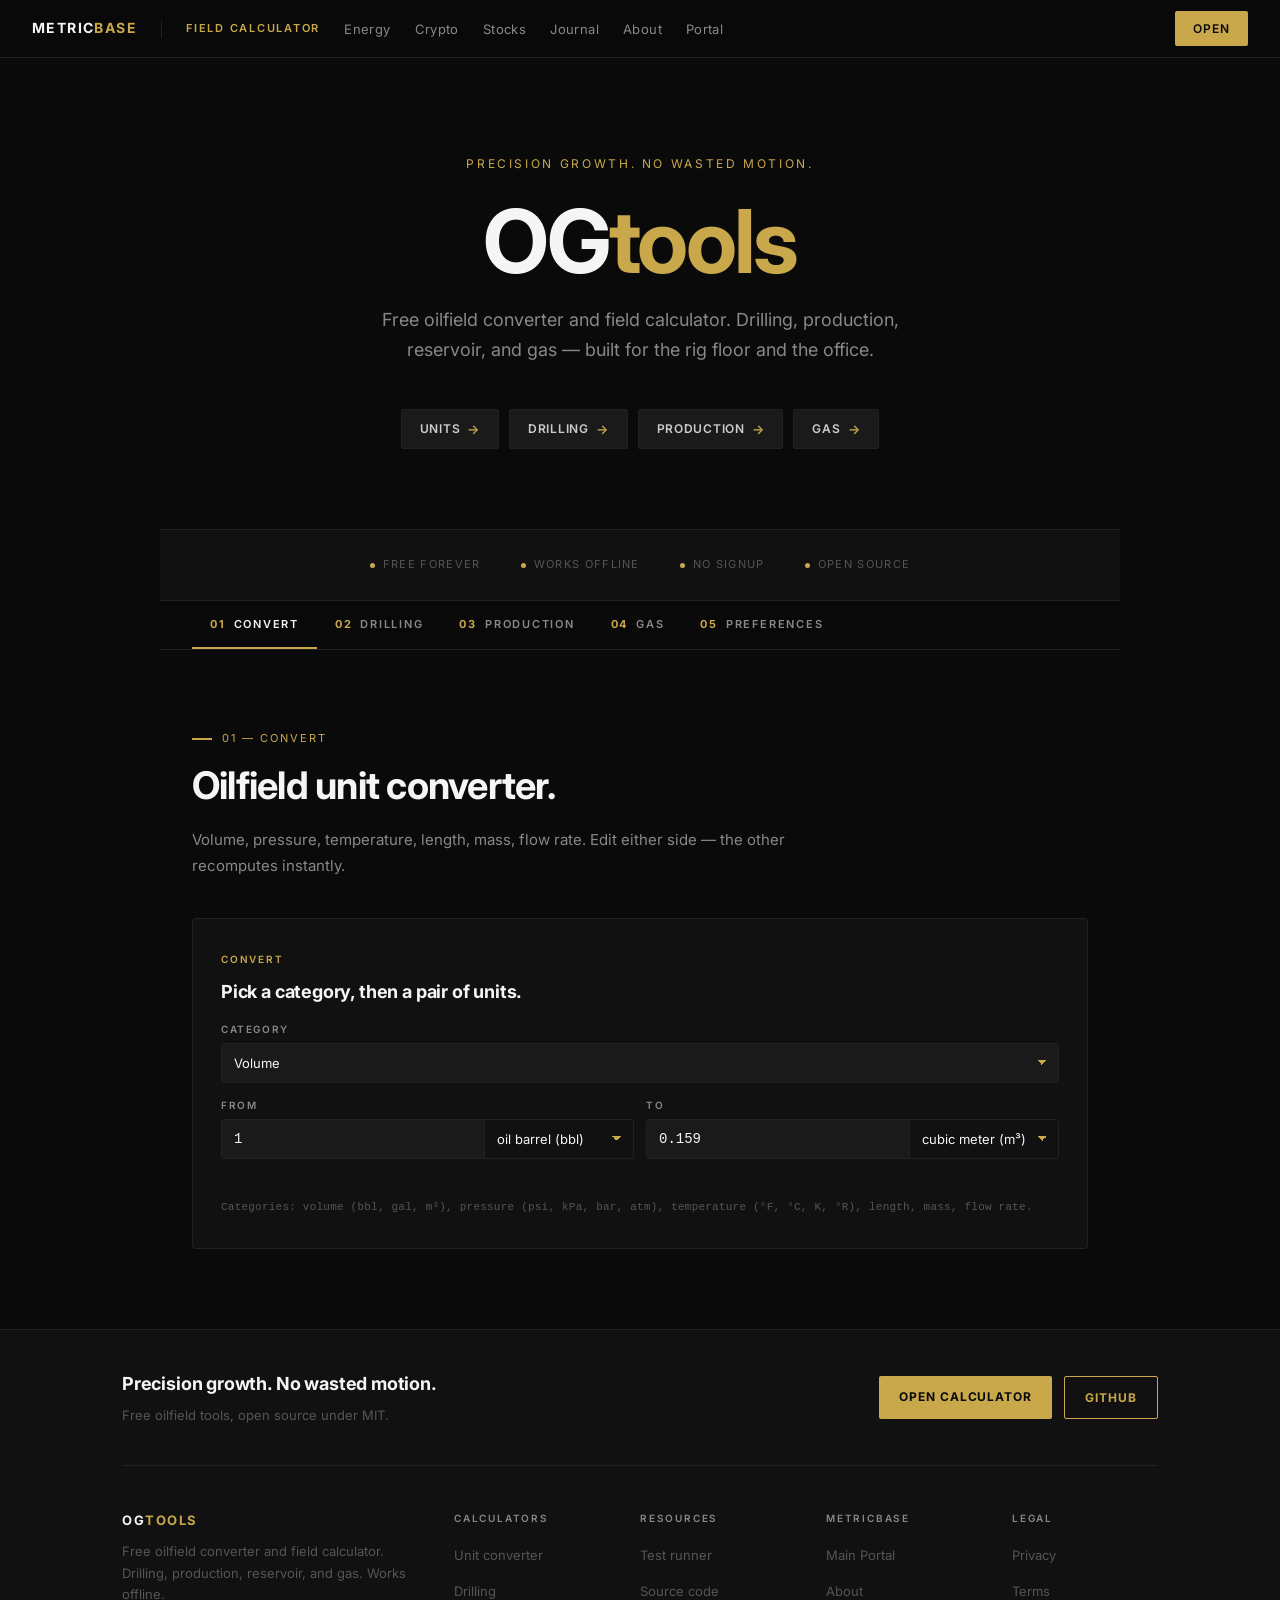
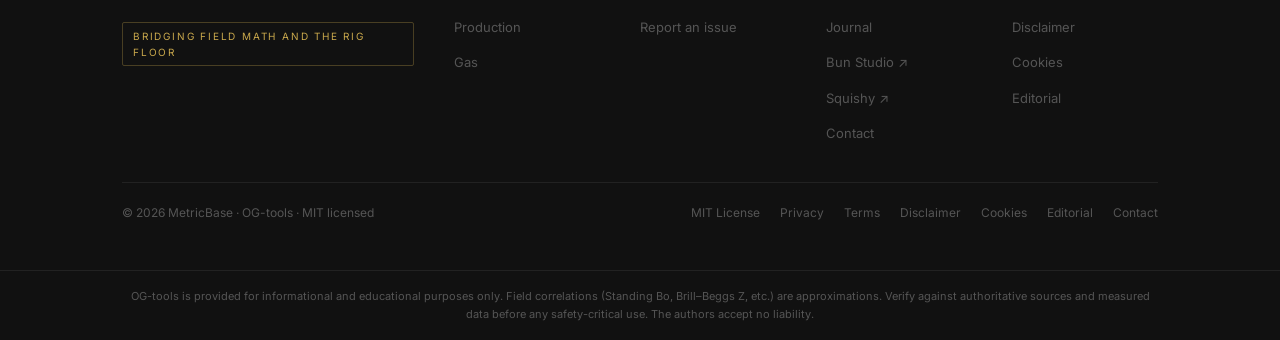
<file: index.html>
<!DOCTYPE html>
<html lang="en">
<head>
  <meta charset="UTF-8" />
  <meta name="viewport" content="width=device-width, initial-scale=1.0" />
  <title>OG-tools — Free Oilfield Converter &amp; Calculator</title>
  <meta name="description" content="Free oilfield unit converter and field calculator. Drilling, production, reservoir, and gas. Works offline. No signup." />
  <meta name="google-adsense-account" content="ca-pub-6244083942838780" />
  <meta name="robots" content="index, follow" />
  <meta content='index, follow' name='robots'/>
  <meta content='oilfield calculator, oilfield unit converter, drilling calculator, mud weight converter, hydrostatic pressure calculator, API gravity calculator, gas volume converter, petroleum engineering tools, Z-factor calculator, ECD calculator, pipe capacity calculator, annular volume calculator, oil and gas converter, production engineering calculator' name='keywords'/>

  <!-- Google tag (gtag.js) -->

  <script async src="https://pagead2.googlesyndication.com/pagead/js/adsbygoogle.js?client=ca-pub-6244083942838780"
     crossorigin="anonymous"></script>

  <script async src="https://www.googletagmanager.com/gtag/js?id=G-HQ2SCQZ3KT"></script>

  <script>
    window.dataLayer = window.dataLayer || [];
    function gtag(){dataLayer.push(arguments);}
    gtag('js', new Date());

    gtag('config', 'G-HQ2SCQZ3KT');
  </script>

  <!-- Canonical -->
  <link rel="canonical" href="https://og.metricbase.org/" />

  <!-- Sitemap -->
  <link rel="sitemap" type="application/xml" href="https://og.metricbase.org/sitemap.xml" />

  <!-- Open Graph -->
  <meta property="og:type" content="website" />
  <meta property="og:url" content="https://og.metricbase.org/" />
  <meta property="og:site_name" content="MetricBase" />
  <meta property="og:title" content="OG-tools — Free Oilfield Converter &amp; Calculator" />
  <meta property="og:description" content="Free oilfield unit converter and field calculator. Drilling, production, reservoir, and gas. Works offline. No signup." />
  <meta property="og:image" content="https://metricbase.org/assets/og-tools.png" />

  <!-- Twitter Card -->
  <meta name="twitter:card" content="summary_large_image" />
  <meta name="twitter:site" content="@MetricBase" />
  <meta name="twitter:title" content="OG-tools — Free Oilfield Converter &amp; Calculator" />
  <meta name="twitter:description" content="Free oilfield unit converter and field calculator. Drilling, production, reservoir, and gas. Works offline. No signup." />
  <meta name="twitter:image" content="https://metricbase.org/assets/og-tools.png" />

  <!-- Schema.org -->
  <script type="application/ld+json">
  {
    "@context": "https://schema.org",
    "@type": "WebApplication",
    "name": "OG-tools — Free Oilfield Converter & Calculator",
    "url": "https://og.metricbase.org/",
    "description": "Free oilfield unit converter and field calculator. Drilling, production, reservoir, and gas. Works offline. No signup.",
    "applicationCategory": "UtilitiesApplication",
    "applicationSubCategory": "Engineering",
    "operatingSystem": "Web",
    "browserRequirements": "Requires JavaScript",
    "offers": {
      "@type": "Offer",
      "price": "0",
      "priceCurrency": "USD"
    },
    "isAccessibleForFree": true,
    "featureList": [
      "Drilling calculator",
      "Mud weight converter",
      "Hydrostatic pressure calculator",
      "API gravity calculator",
      "Gas volume converter",
      "Z-factor calculator",
      "ECD calculator",
      "Pipe capacity calculator",
      "Annular volume calculator",
      "Works offline"
    ],
    "publisher": {
      "@type": "Organization",
      "@id": "https://metricbase.org/#organization",
      "name": "MetricBase",
      "url": "https://metricbase.org/"
    }
  }
  </script>

  <!-- Favicon & Fonts -->
  <link rel="icon" type="image/x-icon" href="assets/favicon.ico" />
  <link rel="preconnect" href="https://fonts.googleapis.com" />
  <link rel="preconnect" href="https://fonts.gstatic.com" crossorigin />
  <link href="https://fonts.googleapis.com/css2?family=Inter:wght@300;400;500;600;700&display=swap" rel="stylesheet" />

  <!-- Google AdSense Auto Ads -->
  <script async='async' src='https://pagead2.googlesyndication.com/pagead/js/adsbygoogle.js?client=ca-pub-6244083942838780' crossorigin='anonymous'></script>

  <meta name="theme-color" content="#0a0a0a" />

  <link rel="preconnect" href="https://fonts.googleapis.com" />
  <link rel="preconnect" href="https://fonts.gstatic.com" crossorigin />
  <link rel="stylesheet" href="https://fonts.googleapis.com/css2?family=Inter:wght@300;400;500;600;700&display=swap" />
  <link rel="stylesheet" href="styles.css" />
</head>
<body>

  <!-- ─── NAV ────────────────────────────────────────── -->
  <nav id="mb-nav">
    <div class="mb-nav-left">
      <a class="mb-logo" href="#top">Metric<span>Base</span></a>
      <div class="mb-nav-divider"></div>
      <span class="mb-nav-section">Field calculator</span>
      <ul class="mb-nav-links">
        <li><a href="https://energy.metricbase.org">Energy</a></li>
        <li><a href="https://chain.metricbase.org">Crypto</a></li>
        <li><a href="https://saham.metricbase.org">Stocks</a></li>
        <li><a href="https://metricbase.org/journal">Journal</a></li>
        <li><a href="https://metricbase.org/about">About</a></li>
        <li><a href="https://metricbase.org">Portal</a></li>
      </ul>
    </div>
    <div class="mb-nav-right">
      <a class="mb-nav-cta" href="#units">Open</a>
      <button id="mb-hamburger-btn" class="mb-hamburger" aria-label="Menu" aria-expanded="false" type="button">
        <span></span><span></span><span></span>
      </button>
    </div>
  </nav>

  <!-- ─── DRAWER ─────────────────────────────────────── -->
  <div id="mb-drawer-overlay"></div>
  <nav id="mb-drawer" aria-label="Mobile navigation">
    <div class="mb-drawer-header">
      <span class="mb-drawer-logo">OG<span>tools</span></span>
      <button class="mb-drawer-close" aria-label="Close menu" type="button">&#215;</button>
    </div>
    <div class="mb-drawer-section">
      <span class="mb-drawer-label">Calculators</span>
      <a class="mb-drawer-link" href="#units">Unit converter</a>
      <a class="mb-drawer-link" href="#drilling">Drilling</a>
      <a class="mb-drawer-link" href="#production">Production / reservoir</a>
      <a class="mb-drawer-link" href="#gas">Gas</a>
    </div>
    <div class="mb-drawer-section">
      <span class="mb-drawer-label">MetricBase</span>
      <a class="mb-drawer-link" href="https://energy.metricbase.org">Energy Markets</a>
      <a class="mb-drawer-link" href="https://chain.metricbase.org">Crypto &amp; Tech</a>
      <a class="mb-drawer-link" href="https://saham.metricbase.org">Stocks &amp; Macro</a>
      <a class="mb-drawer-link" href="https://metricbase.org/journal">Journal</a>
      <a class="mb-drawer-link" href="https://metricbase.org/about">About</a>
      <a class="mb-drawer-link" href="https://metricbase.org">Main Portal</a>
    </div>
    <div class="mb-drawer-section">
      <span class="mb-drawer-label">Project</span>
      <a class="mb-drawer-link" href="https://github.com/MetricBaseOrg/OG-tools" target="_blank" rel="noopener">GitHub <span>&#8599;</span></a>
      <a class="mb-drawer-link" href="tests/test.html">Test runner <span>&#8599;</span></a>
    </div>
    <a class="mb-drawer-cta" href="#units">Start converting</a>
  </nav>

  <!-- ─── PROGRESS BAR ───────────────────────────────── -->
  <div id="mb-progress"></div>

  <!-- ─── BACK TO TOP ────────────────────────────────── -->
  <a id="mb-back-top" href="#top" aria-label="Back to top">&#8593;</a>

  <!-- ─── SIDE RAIL LAYOUT ────────────────────────────── -->
  <div id="mb-layout">

  <div class="mb-rail mb-rail-left">
    <ins class="adsbygoogle"
         data-ad-client="ca-pub-6244083942838780"
         data-ad-slot="1083218233"
         data-ad-format="auto"
         data-full-width-responsive="false"></ins>
    <script>if (window.innerWidth >= 1280) { (adsbygoogle = window.adsbygoogle || []).push({}); }</script>
  </div>

  <!-- ─── BODY ───────────────────────────────────────── -->
  <div id="mb-body">
    <span id="top"></span>

    <!-- HERO -->
    <section id="portal-hero">
      <div class="mb-container">
        <span class="hero-tagline reveal">Precision growth. No wasted motion.</span>
        <div class="hero-wordmark reveal reveal-delay-1">OG<span>tools</span></div>
        <p class="hero-sub reveal reveal-delay-2">Free oilfield converter and field calculator. Drilling, production, reservoir, and gas — built for the rig floor and the office.</p>
        <div class="hero-pills reveal reveal-delay-3">
          <a class="hero-pill" href="#units">Units <span class="hero-pill-arrow">&rarr;</span></a>
          <a class="hero-pill" href="#drilling">Drilling <span class="hero-pill-arrow">&rarr;</span></a>
          <a class="hero-pill" href="#production">Production <span class="hero-pill-arrow">&rarr;</span></a>
          <a class="hero-pill" href="#gas">Gas <span class="hero-pill-arrow">&rarr;</span></a>
        </div>
      </div>
    </section>

    <!-- CREDIBILITY STRIP -->
    <div id="strip">
      <div class="mb-container">
        <div class="strip-inner">
          <span class="strip-item"><span class="strip-dot"></span>Free forever</span>
          <span class="strip-item"><span class="strip-dot"></span>Works offline</span>
          <span class="strip-item"><span class="strip-dot"></span>No signup</span>
          <span class="strip-item"><span class="strip-dot"></span>Open source</span>
        </div>
      </div>
    </div>

    <!-- ─── TAB BAR ─────────────────────────────────────── -->
    <div id="mb-tabs" role="tablist" aria-label="Calculator categories">
      <div class="mb-container">
        <div class="mb-tabs-inner">
          <button class="tab-btn is-active" data-tab="units"      role="tab" type="button"><span class="tab-num">01</span>Convert</button>
          <button class="tab-btn"           data-tab="drilling"   role="tab" type="button"><span class="tab-num">02</span>Drilling</button>
          <button class="tab-btn"           data-tab="production" role="tab" type="button"><span class="tab-num">03</span>Production</button>
          <button class="tab-btn"           data-tab="gas"        role="tab" type="button"><span class="tab-num">04</span>Gas</button>
          <button class="tab-btn"           data-tab="settings"   role="tab" type="button"><span class="tab-num">05</span>Preferences</button>
        </div>
      </div>
    </div>

    <!-- ============== UNITS ============== -->
    <section id="units" class="calc-section panel is-active">
      <div class="mb-container">
        <span class="section-label reveal">01 — Convert</span>
        <h2 class="reveal reveal-delay-1">Oilfield unit converter.</h2>
        <p class="section-sub reveal reveal-delay-2">Volume, pressure, temperature, length, mass, flow rate. Edit either side — the other recomputes instantly.</p>

        <div class="calc-grid cols-1">
          <div class="calc-card reveal">
            <span class="calc-card-eyebrow">Convert</span>
            <div class="calc-card-title">Pick a category, then a pair of units.</div>

            <div class="field">
              <label class="field-label" for="uc-category">Category</label>
              <select class="select" id="uc-category"></select>
            </div>

            <div class="field-row cols-2">
              <div class="field">
                <label class="field-label" for="uc-from-value">From</label>
                <div class="field-group">
                  <input class="input" id="uc-from-value" type="text" step="any" inputmode="decimal" />
                  <select class="select" id="uc-from-unit"></select>
                </div>
              </div>
              <div class="field">
                <label class="field-label" for="uc-to-value">To</label>
                <div class="field-group">
                  <input class="input" id="uc-to-value" type="text" step="any" inputmode="decimal" />
                  <select class="select" id="uc-to-unit"></select>
                </div>
              </div>
            </div>

            <p class="hint">Categories: volume (bbl, gal, m³), pressure (psi, kPa, bar, atm), temperature (°F, °C, K, °R), length, mass, flow rate.</p>
          </div>
        </div>
      </div>
    </section>

    <!-- ============== DRILLING ============== -->
    <section id="drilling" class="calc-section panel">
      <div class="mb-container">
        <span class="section-label reveal">02 — Drilling</span>
        <h2 class="reveal reveal-delay-1">Mud, hydrostatics, capacity.</h2>
        <p class="section-sub reveal reveal-delay-2">Mud-weight conversions, hydrostatic pressure, pipe and annular volume, equivalent circulating density.</p>

        <div class="calc-grid">

          <div class="calc-card reveal">
            <span class="calc-card-eyebrow">Mud weight</span>
            <div class="calc-card-title">Convert ppg ↔ SG ↔ lb/ft³ ↔ kg/m³ ↔ psi/ft.</div>
            <div class="field-row cols-2">
              <div class="field">
                <label class="field-label" for="mw-from-value">From</label>
                <div class="field-group">
                  <input class="input" id="mw-from-value" type="text" step="any" inputmode="decimal" />
                  <select class="select" id="mw-from-unit"></select>
                </div>
              </div>
              <div class="field">
                <label class="field-label" for="mw-to-value">To</label>
                <div class="field-group">
                  <input class="input" id="mw-to-value" type="text" step="any" inputmode="decimal" readonly />
                  <select class="select" id="mw-to-unit"></select>
                </div>
              </div>
            </div>
            <p class="hint">Fresh water = 8.3454 ppg = 1.000 SG = 0.4335 psi/ft.</p>
          </div>

          <div class="calc-card reveal reveal-delay-1">
            <span class="calc-card-eyebrow">Hydrostatic pressure</span>
            <div class="calc-card-title">Static column pressure at TVD.</div>
            <div class="field">
              <label class="field-label" for="hp-system">System</label>
              <select class="select" id="hp-system">
                <option value="field">Field — ppg, ft &rarr; psi</option>
                <option value="si">SI — kg/m³, m &rarr; kPa</option>
              </select>
            </div>
            <div class="field-row cols-2">
              <div class="field">
                <label class="field-label" for="hp-mw">Mud weight</label>
                <input class="input" id="hp-mw" type="text" step="any" inputmode="decimal" placeholder="12" />
              </div>
              <div class="field">
                <label class="field-label" for="hp-tvd">TVD</label>
                <input class="input" id="hp-tvd" type="text" step="any" inputmode="decimal" placeholder="10000" />
              </div>
            </div>
            <p class="result"><span class="result-label">P =</span><span class="result-value" id="hp-result"></span></p>
            <p class="hint">P(psi) = MW(ppg) × TVD(ft) × 0.052</p>
          </div>

          <div class="calc-card reveal reveal-delay-2">
            <span class="calc-card-eyebrow">Pipe capacity</span>
            <div class="calc-card-title">Capacity per foot and total volume.</div>
            <div class="field-row cols-2">
              <div class="field">
                <label class="field-label" for="pv-id">Pipe ID (in)</label>
                <input class="input" id="pv-id" type="text" step="any" inputmode="decimal" />
              </div>
              <div class="field">
                <label class="field-label" for="pv-len">Length (ft)</label>
                <input class="input" id="pv-len" type="text" step="any" inputmode="decimal" />
              </div>
            </div>
            <p class="result"><span class="result-label">Capacity</span><span class="result-value" id="pv-cap"></span></p>
            <p class="result"><span class="result-label">Volume</span><span class="result-value" id="pv-vol"></span></p>
            <p class="hint">bbl/ft = ID² / 1029.4</p>
          </div>

          <div class="calc-card reveal reveal-delay-3">
            <span class="calc-card-eyebrow">Annular capacity</span>
            <div class="calc-card-title">Hole vs pipe OD annulus.</div>
            <div class="field-row cols-3">
              <div class="field">
                <label class="field-label" for="av-dh">Hole (in)</label>
                <input class="input" id="av-dh" type="text" step="any" inputmode="decimal" />
              </div>
              <div class="field">
                <label class="field-label" for="av-dp">Pipe OD (in)</label>
                <input class="input" id="av-dp" type="text" step="any" inputmode="decimal" />
              </div>
              <div class="field">
                <label class="field-label" for="av-len">Length (ft)</label>
                <input class="input" id="av-len" type="text" step="any" inputmode="decimal" />
              </div>
            </div>
            <p class="result"><span class="result-label">Capacity</span><span class="result-value" id="av-cap"></span></p>
            <p class="result"><span class="result-label">Volume</span><span class="result-value" id="av-vol"></span></p>
            <p class="hint">bbl/ft = (Dh² − Dp²) / 1029.4</p>
          </div>

          <div class="calc-card reveal">
            <span class="calc-card-eyebrow">Equivalent circulating density</span>
            <div class="calc-card-title">ECD from MW, APL, and TVD.</div>
            <div class="field-row cols-3">
              <div class="field">
                <label class="field-label" for="ecd-mw">MW (ppg)</label>
                <input class="input" id="ecd-mw" type="text" step="any" inputmode="decimal" />
              </div>
              <div class="field">
                <label class="field-label" for="ecd-apl">APL (psi)</label>
                <input class="input" id="ecd-apl" type="text" step="any" inputmode="decimal" />
              </div>
              <div class="field">
                <label class="field-label" for="ecd-tvd">TVD (ft)</label>
                <input class="input" id="ecd-tvd" type="text" step="any" inputmode="decimal" />
              </div>
            </div>
            <p class="result"><span class="result-label">ECD</span><span class="result-value" id="ecd-result"></span></p>
            <p class="hint">ECD = MW + APL / (0.052 × TVD)</p>
          </div>

        </div>
      </div>
    </section>

    <!-- ============== PRODUCTION ============== -->
    <section id="production" class="calc-section panel">
      <div class="mb-container">
        <span class="section-label reveal">03 — Production</span>
        <h2 class="reveal reveal-delay-1">Reservoir &amp; production fluids.</h2>
        <p class="section-sub reveal reveal-delay-2">API gravity, gas-oil ratio, and the field correlations engineers reach for first: Standing Bo and gas Bg.</p>

        <div class="calc-grid">

          <div class="calc-card reveal">
            <span class="calc-card-eyebrow">API ↔ specific gravity</span>
            <div class="calc-card-title">Crude oil density on the API scale.</div>
            <div class="field-row cols-2">
              <div class="field">
                <label class="field-label" for="api-value">°API</label>
                <input class="input" id="api-value" type="text" step="any" inputmode="decimal" />
              </div>
              <div class="field">
                <label class="field-label" for="api-sg">SG (water = 1)</label>
                <input class="input" id="api-sg" type="text" step="any" inputmode="decimal" />
              </div>
            </div>
            <p class="hint">SG = 141.5 / (131.5 + °API)</p>
          </div>

          <div class="calc-card reveal reveal-delay-1">
            <span class="calc-card-eyebrow">Gas-oil ratio</span>
            <div class="calc-card-title">Convert between field and metric.</div>
            <div class="field-row cols-2">
              <div class="field">
                <label class="field-label" for="gor-scfstb">scf / STB</label>
                <input class="input" id="gor-scfstb" type="text" step="any" inputmode="decimal" />
              </div>
              <div class="field">
                <label class="field-label" for="gor-sm3">Sm³ / Sm³</label>
                <input class="input" id="gor-sm3" type="text" step="any" inputmode="decimal" />
              </div>
            </div>
            <p class="hint">1 scf/STB ≈ 0.1781 Sm³/Sm³</p>
          </div>

          <div class="calc-card reveal reveal-delay-2">
            <span class="calc-card-eyebrow">Oil FVF — Standing</span>
            <div class="calc-card-title">Bo at saturation from Rs, gravities, T.</div>
            <div class="field-row cols-2">
              <div class="field">
                <label class="field-label" for="bo-rs">Rs (scf/STB)</label>
                <input class="input" id="bo-rs" type="text" step="any" inputmode="decimal" placeholder="500" />
              </div>
              <div class="field">
                <label class="field-label" for="bo-gasSg">Gas SG (air=1)</label>
                <input class="input" id="bo-gasSg" type="text" step="any" inputmode="decimal" placeholder="0.65" />
              </div>
              <div class="field">
                <label class="field-label" for="bo-oilSg">Oil SG</label>
                <input class="input" id="bo-oilSg" type="text" step="any" inputmode="decimal" placeholder="0.85" />
              </div>
              <div class="field">
                <label class="field-label" for="bo-temp">T (°F)</label>
                <input class="input" id="bo-temp" type="text" step="any" inputmode="decimal" placeholder="180" />
              </div>
            </div>
            <p class="result"><span class="result-label">Bo</span><span class="result-value" id="bo-result"></span></p>
            <p class="hint">Bo = 0.972 + 1.47e-4 × F^1.175 ; F = Rs(γg/γo)^0.5 + 1.25 T</p>
          </div>

          <div class="calc-card reveal reveal-delay-3">
            <span class="calc-card-eyebrow">Gas FVF</span>
            <div class="calc-card-title">Bg at reservoir T, P.</div>
            <div class="field-row cols-3">
              <div class="field">
                <label class="field-label" for="bg-z">Z</label>
                <input class="input" id="bg-z" type="text" step="any" inputmode="decimal" placeholder="0.9" />
              </div>
              <div class="field">
                <label class="field-label" for="bg-temp">T (°F)</label>
                <input class="input" id="bg-temp" type="text" step="any" inputmode="decimal" />
              </div>
              <div class="field">
                <label class="field-label" for="bg-press">P (psia)</label>
                <input class="input" id="bg-press" type="text" step="any" inputmode="decimal" />
              </div>
            </div>
            <p class="result"><span class="result-label">Bg</span><span class="result-value" id="bg-result"></span></p>
            <p class="hint">Bg = 0.0283 × Z × T(°R) / P(psia)</p>
          </div>

        </div>
      </div>
    </section>

    <!-- ============== GAS ============== -->
    <section id="gas" class="calc-section panel">
      <div class="mb-container">
        <span class="section-label reveal">04 — Gas</span>
        <h2 class="reveal reveal-delay-1">Standard gas math.</h2>
        <p class="section-sub reveal reveal-delay-2">Volume conversions at standard conditions, Z-factor via Sutton + Brill–Beggs, real-gas density.</p>

        <div class="calc-grid">

          <div class="calc-card reveal">
            <span class="calc-card-eyebrow">Standard volume</span>
            <div class="calc-card-title">scf · Mscf · MMscf · Bcf · Sm³.</div>
            <div class="field-row cols-2">
              <div class="field">
                <label class="field-label" for="gv-from-value">From</label>
                <div class="field-group">
                  <input class="input" id="gv-from-value" type="text" step="any" inputmode="decimal" />
                  <select class="select" id="gv-from-unit"></select>
                </div>
              </div>
              <div class="field">
                <label class="field-label" for="gv-to-value">To</label>
                <div class="field-group">
                  <input class="input" id="gv-to-value" type="text" step="any" inputmode="decimal" readonly />
                  <select class="select" id="gv-to-unit"></select>
                </div>
              </div>
            </div>
            <p class="hint">Standard conditions: 60 °F, 14.696 psia.</p>
          </div>

          <div class="calc-card reveal reveal-delay-1">
            <span class="calc-card-eyebrow">Gas SG ↔ molecular weight</span>
            <div class="calc-card-title">Air = 1.000 reference.</div>
            <div class="field-row cols-2">
              <div class="field">
                <label class="field-label" for="gsg-sg">Gas SG</label>
                <input class="input" id="gsg-sg" type="text" step="any" inputmode="decimal" />
              </div>
              <div class="field">
                <label class="field-label" for="gsg-mw">MW (lb/lbmol)</label>
                <input class="input" id="gsg-mw" type="text" step="any" inputmode="decimal" />
              </div>
            </div>
            <p class="hint">MW = 28.9647 × γg</p>
          </div>

          <div class="calc-card reveal reveal-delay-2">
            <span class="calc-card-eyebrow">Z-factor</span>
            <div class="calc-card-title">Brill &amp; Beggs from Sutton pseudo-criticals.</div>
            <div class="field-row cols-3">
              <div class="field">
                <label class="field-label" for="zf-sg">Gas SG</label>
                <input class="input" id="zf-sg" type="text" step="any" inputmode="decimal" placeholder="0.65" />
              </div>
              <div class="field">
                <label class="field-label" for="zf-temp">T (°F)</label>
                <input class="input" id="zf-temp" type="text" step="any" inputmode="decimal" placeholder="150" />
              </div>
              <div class="field">
                <label class="field-label" for="zf-press">P (psia)</label>
                <input class="input" id="zf-press" type="text" step="any" inputmode="decimal" placeholder="2000" />
              </div>
            </div>
            <p class="result"><span class="result-label">Z</span><span class="result-value" id="zf-result"></span></p>
            <p class="hint">Best for 1.2 ≤ Tpr ≤ 2.4, Ppr ≤ 13.</p>
          </div>

          <div class="calc-card reveal reveal-delay-3">
            <span class="calc-card-eyebrow">Real-gas density</span>
            <div class="calc-card-title">ρ at reservoir T, P (Z auto-computed).</div>
            <div class="field-row cols-3">
              <div class="field">
                <label class="field-label" for="gd-sg">Gas SG</label>
                <input class="input" id="gd-sg" type="text" step="any" inputmode="decimal" placeholder="0.65" />
              </div>
              <div class="field">
                <label class="field-label" for="gd-temp">T (°F)</label>
                <input class="input" id="gd-temp" type="text" step="any" inputmode="decimal" />
              </div>
              <div class="field">
                <label class="field-label" for="gd-press">P (psia)</label>
                <input class="input" id="gd-press" type="text" step="any" inputmode="decimal" />
              </div>
            </div>
            <p class="result"><span class="result-label">ρ</span><span class="result-value" id="gd-result"></span></p>
            <p class="hint">ρ = P · MW / (Z · 10.732 · T(°R))</p>
          </div>

        </div>
      </div>
    </section>

    <!-- ============== SETTINGS ============== -->
    <section id="settings" class="calc-section panel">
      <div class="mb-container">
        <span class="section-label reveal">05 — Preferences</span>
        <h2 class="reveal reveal-delay-1">Tune the defaults.</h2>
        <p class="section-sub reveal reveal-delay-2">Saved locally in your browser only. Never sent anywhere.</p>

        <div class="calc-grid cols-1">
          <div class="calc-card reveal">
            <div class="field-row cols-2">
              <div class="field">
                <label class="field-label" for="pref-system">Default unit system</label>
                <select class="select" id="pref-system">
                  <option value="field">Field — psi, bbl, °F, ft</option>
                  <option value="si">SI — kPa, m³, °C, m</option>
                </select>
              </div>
              <div class="field">
                <label class="field-label" for="pref-sigfigs">Significant figures</label>
                <select class="select" id="pref-sigfigs">
                  <option>2</option><option>3</option><option>4</option><option>5</option><option>6</option>
                </select>
              </div>
            </div>
            <div class="field" style="margin-top: 8px;">
              <button class="btn-ghost btn" id="pref-reset" type="button">Reset to defaults</button>
            </div>
          </div>
        </div>
      </div>
    </section>

  </div><!-- /#mb-body -->

  <div class="mb-rail mb-rail-right">
    <ins class="adsbygoogle"
         data-ad-client="ca-pub-6244083942838780"
         data-ad-slot="1083218233"
         data-ad-format="auto"
         data-full-width-responsive="false"></ins>
    <script>if (window.innerWidth >= 1280) { (adsbygoogle = window.adsbygoogle || []).push({}); }</script>
  </div>

  </div><!-- /#mb-layout -->

  <!-- ─── FOOTER ─────────────────────────────────────── -->
  <footer id="mb-footer">
    <div class="mb-container">

      <div class="mb-footer-nl">
        <div class="mb-footer-nl-text">
          <h3>Precision growth. No wasted motion.</h3>
          <p>Free oilfield tools, open source under MIT.</p>
        </div>
        <div class="mb-footer-nl-actions">
          <a class="btn" href="#units">Open calculator</a>
          <a class="btn btn-ghost" href="https://github.com/MetricBaseOrg/OG-tools" target="_blank" rel="noopener">GitHub</a>
        </div>
      </div>

      <div class="mb-footer-main">
        <div class="mb-footer-grid">
          <div class="mb-footer-brand">
            <div class="brand-name">OG<span>tools</span></div>
            <p>Free oilfield converter and field calculator. Drilling, production, reservoir, and gas. Works offline.</p>
            <span class="mb-footer-tagline">Bridging field math and the rig floor</span>
          </div>
          <div class="mb-footer-col">
            <div class="mb-footer-col-head" data-toggle>Calculators <span class="toggle-icon">+</span></div>
            <ul>
              <li><a href="#units">Unit converter</a></li>
              <li><a href="#drilling">Drilling</a></li>
              <li><a href="#production">Production</a></li>
              <li><a href="#gas">Gas</a></li>
            </ul>
          </div>
          <div class="mb-footer-col">
            <div class="mb-footer-col-head" data-toggle>Resources <span class="toggle-icon">+</span></div>
            <ul>
              <li><a href="tests/test.html">Test runner</a></li>
              <li><a href="https://github.com/MetricBaseOrg/OG-tools" target="_blank" rel="noopener">Source code</a></li>
              <li><a href="https://github.com/MetricBaseOrg/OG-tools/issues" target="_blank" rel="noopener">Report an issue</a></li>
            </ul>
          </div>
          <div class="mb-footer-col">
            <div class="mb-footer-col-head" data-toggle>MetricBase <span class="toggle-icon">+</span></div>
            <ul>
              <li><a href="https://metricbase.org">Main Portal</a></li>
              <li><a href="https://metricbase.org/about">About</a></li>
              <li><a href="https://metricbase.org/journal">Journal</a></li>
              <li><a href="https://bunstudio.metricbase.org" target="_blank" rel="noopener">Bun Studio ↗</a></li>
              <li><a href="https://squishy.metricbase.org" target="_blank" rel="noopener">Squishy ↗</a></li>
              <li><a href="https://metricbase.org/contact">Contact</a></li>
            </ul>
          </div>
          <div class="mb-footer-col">
            <div class="mb-footer-col-head" data-toggle>Legal <span class="toggle-icon">+</span></div>
            <ul>
              <li><a href="https://metricbase.org/privacy">Privacy</a></li>
              <li><a href="https://metricbase.org/terms">Terms</a></li>
              <li><a href="https://metricbase.org/disclaimer">Disclaimer</a></li>
              <li><a href="https://metricbase.org/cookie-policy">Cookies</a></li>
              <li><a href="https://metricbase.org/editorial-standards">Editorial</a></li>
            </ul>
          </div>
        </div>

        <div class="mb-footer-bottom">
          <span class="mb-footer-copy">&#169; 2026 MetricBase &middot; OG-tools &middot; MIT licensed</span>
          <div class="mb-footer-legal">
            <a href="https://github.com/MetricBaseOrg/OG-tools/blob/main/LICENSE" target="_blank" rel="noopener">MIT License</a>
            <a href="https://metricbase.org/privacy">Privacy</a>
            <a href="https://metricbase.org/terms">Terms</a>
            <a href="https://metricbase.org/disclaimer">Disclaimer</a>
            <a href="https://metricbase.org/cookie-policy">Cookies</a>
            <a href="https://metricbase.org/editorial-standards">Editorial</a>
            <a href="https://metricbase.org/contact">Contact</a>
          </div>
        </div>
      </div>

    </div>
  </footer>

  <!-- ─── DISCLAIMER STRIP ────────────────────────────── -->
  <div id="mb-disclaimer">
    <div class="mb-container">
      <p>
        OG-tools is provided for informational and educational purposes only. Field correlations (Standing Bo, Brill–Beggs Z, etc.) are approximations.
        Verify against authoritative sources and measured data before any safety-critical use. The authors accept no liability.
      </p>
    </div>
  </div>

  <script type="module" src="js/app.js"></script>
</body>
</html>
</file>
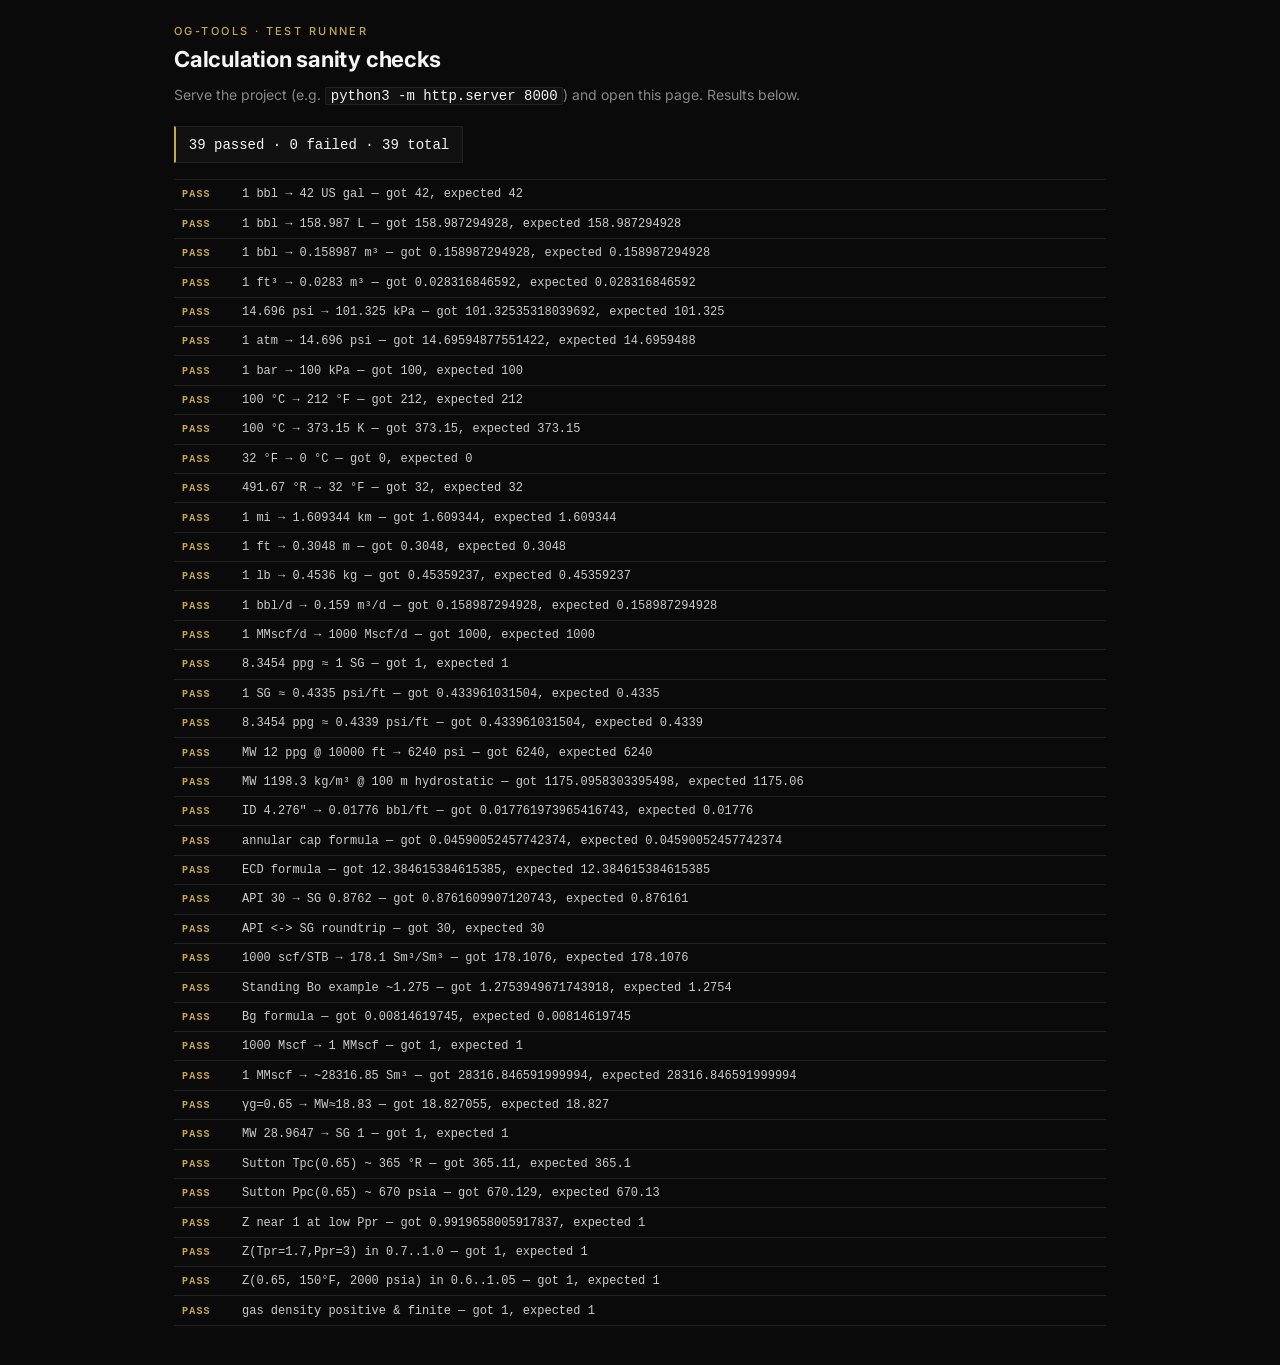
<file: tests/test.html>
<!DOCTYPE html>
<html lang="en">
<head>
  <meta charset="UTF-8" />
  <meta name="viewport" content="width=device-width, initial-scale=1.0" />
  <title>OG-tools — Tests</title>
  <link rel="preconnect" href="https://fonts.googleapis.com" />
  <link rel="preconnect" href="https://fonts.gstatic.com" crossorigin />
  <link rel="stylesheet" href="https://fonts.googleapis.com/css2?family=Inter:wght@400;500;600&display=swap" />
  <style>
    :root {
      --black:  #0a0a0a;
      --dark:   #111111;
      --border: #222222;
      --muted:  #555555;
      --subtle: #888888;
      --light:  #cccccc;
      --white:  #f5f5f5;
      --gold:   #c9a84c;
      --sans: 'Inter', -apple-system, BlinkMacSystemFont, sans-serif;
      --mono: ui-monospace, SFMono-Regular, Menlo, Consolas, monospace;
    }
    * { box-sizing: border-box; }
    html, body { background: var(--black); color: var(--light); margin: 0; }
    body { font-family: var(--sans); padding: 1.5rem; max-width: 980px; margin: 0 auto; }
    h1 {
      margin: 0 0 0.5rem;
      color: var(--white);
      font-size: 22px;
      font-weight: 700;
      letter-spacing: -0.01em;
    }
    .mb-eyebrow {
      font-size: 11px;
      color: var(--gold);
      text-transform: uppercase;
      letter-spacing: 0.22em;
      margin: 0 0 0.5rem;
      font-weight: 500;
    }
    .mb-summary {
      font-family: var(--mono);
      font-size: 14px;
      padding: 0.6rem 0.8rem;
      display: inline-block;
      border: 1px solid var(--border);
      background: var(--dark);
      color: var(--white);
      margin-top: 0.5rem;
    }
    .mb-summary.is-pass { border-left: 2px solid var(--gold); }
    .mb-summary.is-fail { border-left: 2px solid #d4524a; color: #f7b3ad; }
    p { color: var(--subtle); font-size: 14px; }
    p code { font-family: var(--mono); color: var(--accent, var(--white)); background: var(--dark); padding: 0 .3rem; border: 1px solid var(--border); }
    ul { list-style: none; padding: 0; margin-top: 1rem; border-top: 1px solid var(--border); }
    li {
      padding: 0.45rem 0.5rem;
      border-bottom: 1px solid var(--border);
      font-family: var(--mono);
      font-size: 12px;
      color: var(--light);
      display: flex;
      gap: 0.75rem;
      align-items: baseline;
    }
    li .mb-tag {
      flex: 0 0 auto;
      width: 3rem;
      font-weight: 600;
      letter-spacing: 0.12em;
      font-size: 10px;
    }
    li.is-pass .mb-tag { color: var(--gold); }
    li.is-fail .mb-tag { color: #f7b3ad; }
    li.is-fail { color: #f7b3ad; }
  </style>
</head>
<body>
  <p class="mb-eyebrow">OG-tools · Test runner</p>
  <h1>Calculation sanity checks</h1>
  <p>Serve the project (e.g. <code>python3 -m http.server 8000</code>) and open this page. Results below.</p>
  <div class="mb-summary" id="summary">Running…</div>
  <ul id="results"></ul>
  <script type="module" src="tests.js"></script>
</body>
</html>
</file>
<file: styles.css>
/* OG-tools — MetricBase brand system.
   Mirrors metricbase.org architecture: fixed nav, hero with pills, credibility
   strip, section-label sections, hairline-grid cards, multi-column footer with
   mobile accordion, hamburger drawer, back-to-top, scroll progress.
   All colors via :root tokens — no hardcoded color values outside this block. */

*, *::before, *::after { box-sizing: border-box; margin: 0; padding: 0; }

:root {
  --black:  #0a0a0a;
  --dark:   #111111;
  --mid:    #1a1a1a;
  --border: #222222;
  --muted:  #555555;
  --subtle: #888888;
  --light:  #cccccc;
  --white:  #f5f5f5;
  --accent: #e8e0d0;
  --gold:   #c9a84c;
  --gold-2: #d4b460;
  --danger: #d4524a;
  --sans:   'Inter', -apple-system, BlinkMacSystemFont, 'Segoe UI', Roboto, sans-serif;
  --mono:   ui-monospace, SFMono-Regular, Menlo, Consolas, 'Roboto Mono', monospace;
  --nav-h:  58px;
}

html { scroll-behavior: smooth; overflow-x: clip; }

body {
  font-family: var(--sans);
  background: var(--black);
  color: var(--light);
  font-size: 16px;
  line-height: 1.6;
  -webkit-font-smoothing: antialiased;
  overflow-x: hidden;
}

a { color: inherit; text-decoration: none; }
button { font-family: inherit; }
img, svg { max-width: 100%; height: auto; display: block; }

/* ─── NAV ──────────────────────────────────────────────── */
#mb-nav {
  position: fixed;
  top: 0; left: 0; right: 0;
  z-index: 200;
  background: rgba(10, 10, 10, 0.94);
  backdrop-filter: blur(10px);
  -webkit-backdrop-filter: blur(10px);
  border-bottom: 1px solid var(--border);
  height: 58px;
  display: flex;
  align-items: center;
  padding: 0 32px;
  justify-content: space-between;
  transition: height 0.25s ease, box-shadow 0.25s ease, border-color 0.25s ease;
}

#mb-nav.scrolled {
  height: 48px;
  box-shadow: 0 4px 24px rgba(0, 0, 0, 0.5);
  border-bottom-color: transparent;
}

.mb-nav-left { display: flex; align-items: center; gap: 24px; }

.mb-logo {
  font-size: 14px;
  font-weight: 700;
  letter-spacing: 0.1em;
  text-transform: uppercase;
  color: var(--white);
}

.mb-logo span { color: var(--gold); }

.mb-nav-divider {
  width: 1px;
  height: 18px;
  background: var(--border);
  flex-shrink: 0;
}

.mb-nav-section {
  font-size: 11px;
  letter-spacing: 0.16em;
  text-transform: uppercase;
  color: var(--gold);
  font-weight: 600;
}

.mb-nav-links {
  display: flex;
  gap: 24px;
  list-style: none;
}

.mb-nav-links a {
  font-size: 13px;
  color: var(--subtle);
  letter-spacing: 0.03em;
  transition: color 0.18s;
}

.mb-nav-links a:hover { color: var(--white); }

.mb-nav-right { display: flex; align-items: center; gap: 16px; }

.mb-nav-cta {
  font-size: 12px;
  font-weight: 600;
  letter-spacing: 0.08em;
  text-transform: uppercase;
  color: var(--black);
  background: var(--gold);
  padding: 8px 18px;
  border-radius: 2px;
  transition: background 0.18s;
  white-space: nowrap;
}

.mb-nav-cta:hover { background: var(--gold-2); }

.mb-hamburger {
  display: none;
  flex-direction: column;
  gap: 5px;
  cursor: pointer;
  background: none;
  border: none;
  padding: 4px;
  -webkit-tap-highlight-color: transparent;
}

.mb-hamburger span {
  display: block;
  width: 22px;
  height: 2px;
  background: var(--light);
  border-radius: 1px;
  transition: 0.25s;
  transform-origin: center;
}

.mb-hamburger.active span:nth-child(1) { transform: translateY(7px) rotate(45deg); }
.mb-hamburger.active span:nth-child(2) { opacity: 0; transform: scaleX(0); }
.mb-hamburger.active span:nth-child(3) { transform: translateY(-7px) rotate(-45deg); }

/* ─── PROGRESS BAR ─────────────────────────────────────── */
#mb-progress {
  position: fixed;
  top: var(--nav-h); left: 0;
  height: 2px;
  background: var(--gold);
  width: 0%;
  z-index: 195;
  transition: width 0.1s linear;
}

/* ─── DRAWER ───────────────────────────────────────────── */
#mb-drawer-overlay {
  display: none;
  position: fixed;
  inset: 0;
  background: rgba(0,0,0,0.7);
  z-index: 180;
  backdrop-filter: blur(4px);
  -webkit-backdrop-filter: blur(4px);
}

#mb-drawer-overlay.open { display: block; }

#mb-drawer {
  position: fixed;
  top: 0; left: 0; bottom: 0;
  width: min(300px, 85vw);
  background: var(--dark);
  border-right: 1px solid var(--border);
  z-index: 190;
  display: flex;
  flex-direction: column;
  transform: translateX(-100%);
  transition: transform 0.3s cubic-bezier(0.4, 0, 0.2, 1);
  overflow-y: auto;
}

#mb-drawer.open { transform: translateX(0); }

.mb-drawer-header {
  display: flex;
  justify-content: space-between;
  align-items: center;
  padding: 20px 20px 16px;
  border-bottom: 1px solid var(--border);
  flex-shrink: 0;
}

.mb-drawer-logo {
  font-size: 14px;
  font-weight: 700;
  letter-spacing: 0.1em;
  text-transform: uppercase;
  color: var(--white);
}

.mb-drawer-logo span { color: var(--gold); }

.mb-drawer-close {
  background: none;
  border: none;
  cursor: pointer;
  padding: 6px;
  color: var(--subtle);
  font-size: 22px;
  line-height: 1;
  transition: color 0.2s;
}

.mb-drawer-close:hover { color: var(--white); }

.mb-drawer-section {
  padding: 12px 0;
  border-bottom: 1px solid var(--border);
}

.mb-drawer-label {
  font-size: 10px;
  letter-spacing: 0.18em;
  text-transform: uppercase;
  color: var(--gold);
  padding: 8px 20px 4px;
  display: block;
}

.mb-drawer-link {
  display: flex;
  align-items: center;
  justify-content: space-between;
  padding: 12px 20px;
  font-size: 15px;
  color: var(--light);
  transition: background 0.15s, color 0.15s;
  min-height: 48px;
}

.mb-drawer-link:hover, .mb-drawer-link:active {
  background: var(--mid);
  color: var(--white);
}

.mb-drawer-link span { font-size: 14px; color: var(--gold); }

.mb-drawer-cta {
  margin: 16px 20px;
  display: block;
  background: var(--gold);
  color: var(--black);
  font-size: 13px;
  font-weight: 700;
  letter-spacing: 0.08em;
  text-transform: uppercase;
  text-align: center;
  padding: 14px;
  border-radius: 2px;
  transition: background 0.18s;
  margin-top: auto;
}

.mb-drawer-cta:hover { background: var(--gold-2); }

/* ─── LAYOUT ──────────────────────────────────────────── */
.mb-container {
  max-width: 1100px;
  margin: 0 auto;
  padding: 0 32px;
}

#mb-body { margin-top: var(--nav-h); }

section { padding: 80px 0; }

/* ─── REVEAL ──────────────────────────────────────────── */
.reveal {
  opacity: 0;
  transform: translateY(22px);
  transition: opacity 0.55s ease, transform 0.55s ease;
}
.reveal.visible { opacity: 1; transform: translateY(0); }
.reveal-delay-1 { transition-delay: 0.08s; }
.reveal-delay-2 { transition-delay: 0.16s; }
.reveal-delay-3 { transition-delay: 0.24s; }
.reveal-delay-4 { transition-delay: 0.32s; }

@media (prefers-reduced-motion: reduce) {
  .reveal { opacity: 1; transform: none; transition: none; }
  html { scroll-behavior: auto; }
}

/* ─── SECTION LABELS ──────────────────────────────────── */
.section-label {
  font-size: 11px;
  letter-spacing: 0.18em;
  text-transform: uppercase;
  color: var(--gold);
  margin-bottom: 16px;
  display: flex;
  align-items: center;
  gap: 10px;
}

.section-label::before {
  content: '';
  display: inline-block;
  width: 20px;
  height: 2px;
  background: var(--gold);
  flex-shrink: 0;
}

h2 {
  font-size: clamp(22px, 3.8vw, 38px);
  font-weight: 700;
  color: var(--white);
  line-height: 1.15;
  letter-spacing: -0.02em;
  margin-bottom: 20px;
}

.section-sub {
  color: var(--subtle);
  margin-bottom: 36px;
  font-size: 15px;
  line-height: 1.7;
  max-width: 640px;
}

/* ─── HERO ────────────────────────────────────────────── */
#portal-hero {
  padding: 96px 0 80px;
  text-align: center;
}

.hero-tagline {
  font-size: 12px;
  letter-spacing: 0.22em;
  text-transform: uppercase;
  color: var(--gold);
  margin-bottom: 24px;
  display: block;
}

.hero-wordmark {
  font-size: clamp(42px, 8vw, 88px);
  font-weight: 700;
  letter-spacing: -0.03em;
  color: var(--white);
  line-height: 1;
  margin-bottom: 20px;
}

.hero-wordmark span { color: var(--gold); }

.hero-sub {
  font-size: clamp(15px, 2vw, 18px);
  color: var(--subtle);
  max-width: 520px;
  margin: 0 auto 44px;
  font-weight: 400;
  line-height: 1.65;
}

.hero-pills {
  display: flex;
  justify-content: center;
  gap: 10px;
  flex-wrap: wrap;
}

.hero-pill {
  display: inline-flex;
  align-items: center;
  gap: 7px;
  font-size: 12px;
  font-weight: 600;
  letter-spacing: 0.06em;
  text-transform: uppercase;
  color: var(--light);
  background: var(--mid);
  border: 1px solid var(--border);
  padding: 9px 18px;
  border-radius: 2px;
  transition: border-color 0.18s, color 0.18s, background 0.18s;
  white-space: nowrap;
  cursor: pointer;
}

.hero-pill:hover {
  border-color: var(--gold);
  color: var(--white);
  background: #1f1f1f;
}

.hero-pill-arrow { color: var(--gold); font-size: 13px; }

/* ─── CREDIBILITY STRIP ───────────────────────────────── */
#strip {
  padding: 26px 0;
  border-top: 1px solid var(--border);
  border-bottom: 1px solid var(--border);
  background: var(--dark);
}

.strip-inner {
  display: flex;
  justify-content: center;
  gap: 40px;
  flex-wrap: wrap;
}

.strip-item {
  font-size: 11px;
  letter-spacing: 0.12em;
  text-transform: uppercase;
  color: var(--muted);
  display: flex;
  align-items: center;
  gap: 8px;
}

.strip-dot {
  width: 5px;
  height: 5px;
  background: var(--gold);
  border-radius: 50%;
  flex-shrink: 0;
}

/* ─── CALCULATOR SECTIONS ─────────────────────────────── */
.calc-section { background: var(--black); }
.calc-section.alt { background: var(--dark); }

/* Tab bar — sticky below nav */
#mb-tabs {
  position: sticky;
  top: var(--nav-h);
  z-index: 90;
  background: rgba(10, 10, 10, 0.94);
  backdrop-filter: blur(10px);
  -webkit-backdrop-filter: blur(10px);
  border-bottom: 1px solid var(--border);
}

.mb-tabs-inner {
  display: flex;
  gap: 0;
  overflow-x: auto;
  scrollbar-width: none;
  -ms-overflow-style: none;
}

.mb-tabs-inner::-webkit-scrollbar { display: none; }

.tab-btn {
  flex: 0 0 auto;
  background: transparent;
  border: none;
  border-bottom: 2px solid transparent;
  color: var(--subtle);
  padding: 16px 18px;
  font-size: 11px;
  font-weight: 600;
  letter-spacing: 0.16em;
  text-transform: uppercase;
  cursor: pointer;
  font-family: var(--sans);
  transition: color 0.18s, border-color 0.18s;
  white-space: nowrap;
  -webkit-tap-highlight-color: transparent;
}

.tab-btn:hover { color: var(--light); }

.tab-btn.is-active {
  color: var(--white);
  border-bottom-color: var(--gold);
}

.tab-btn:focus-visible { outline: 1px solid var(--gold); outline-offset: -1px; }

.tab-btn .tab-num {
  color: var(--gold);
  margin-right: 8px;
  font-weight: 700;
}

/* Panels — only the active one shows */
.calc-section.panel { display: none; }
.calc-section.panel.is-active { display: block; }

/* Hairline grid: 1px gap, border background shows through */
.calc-grid {
  display: grid;
  grid-template-columns: repeat(2, 1fr);
  gap: 1px;
  background: var(--border);
  border: 1px solid var(--border);
  border-radius: 4px;
  overflow: hidden;
  margin-top: 40px;
}

.calc-grid.cols-1 { grid-template-columns: 1fr; }
.calc-grid.cols-3 { grid-template-columns: repeat(3, 1fr); }

.calc-card {
  background: var(--dark);
  padding: 32px 28px;
  display: flex;
  flex-direction: column;
  transition: background 0.18s;
  position: relative;
}

.calc-section.alt .calc-card { background: var(--mid); }
.calc-card:hover { background: var(--mid); }
.calc-section.alt .calc-card:hover { background: #1f1f1f; }

.calc-card-eyebrow {
  font-size: 10px;
  font-weight: 600;
  letter-spacing: 0.18em;
  text-transform: uppercase;
  color: var(--gold);
  margin-bottom: 14px;
  display: block;
}

.calc-card-title {
  font-size: 18px;
  font-weight: 700;
  color: var(--white);
  letter-spacing: -0.01em;
  margin-bottom: 18px;
  line-height: 1.2;
}

/* ─── FORM CONTROLS ───────────────────────────────────── */
.field {
  display: flex;
  flex-direction: column;
  gap: 6px;
  margin-bottom: 14px;
}

.field-label {
  font-size: 10px;
  font-weight: 600;
  letter-spacing: 0.16em;
  text-transform: uppercase;
  color: var(--subtle);
}

.field-row {
  display: grid;
  grid-template-columns: 1fr;
  gap: 12px;
  margin-bottom: 14px;
}

@media (min-width: 540px) {
  .field-row.cols-2 { grid-template-columns: 1fr 1fr; }
}

@media (min-width: 720px) {
  .field-row.cols-3 { grid-template-columns: 1fr 1fr 1fr; }
  .field-row.cols-4 { grid-template-columns: 1fr 1fr 1fr 1fr; }
}

.input,
.select {
  width: 100%;
  background: var(--mid);
  color: var(--white);
  border: 1px solid var(--border);
  border-radius: 3px;
  padding: 11px 12px;
  font-family: var(--mono);
  font-size: 14px;
  outline: none;
  transition: border-color 0.18s;
  -webkit-appearance: none;
  appearance: none;
}

.select {
  font-family: var(--sans);
  font-size: 13px;
  background-image: linear-gradient(45deg, transparent 50%, var(--gold) 50%),
                    linear-gradient(135deg, var(--gold) 50%, transparent 50%);
  background-position: calc(100% - 16px) 50%, calc(100% - 11px) 50%;
  background-size: 5px 5px, 5px 5px;
  background-repeat: no-repeat;
  padding-right: 32px;
}

.input::placeholder { color: var(--muted); }

.input:focus, .select:focus { border-color: var(--gold); }

.input[readonly] {
  background: var(--black);
  color: var(--accent);
}

/* Combined input+unit "field group" — looks like the subscribe-form */
.field-group {
  display: flex;
  border: 1px solid var(--border);
  border-radius: 3px;
  overflow: hidden;
  transition: border-color 0.2s;
}

.field-group:focus-within { border-color: var(--gold); }

.field-group .input {
  flex: 1;
  border: none;
  border-radius: 0;
  border-right: 1px solid var(--border);
  background: var(--mid);
  min-width: 0;
}

.field-group .select {
  flex: 0 0 auto;
  width: auto;
  min-width: 110px;
  border: none;
  border-radius: 0;
  background-color: var(--dark);
}

/* Action button — gold pill */
.btn {
  font-size: 12px;
  font-weight: 700;
  letter-spacing: 0.08em;
  text-transform: uppercase;
  background: var(--gold);
  color: var(--black);
  border: none;
  padding: 11px 20px;
  border-radius: 2px;
  cursor: pointer;
  transition: background 0.18s;
  font-family: var(--sans);
  -webkit-tap-highlight-color: transparent;
}

.btn:hover { background: var(--gold-2); }

.btn-ghost {
  background: transparent;
  color: var(--gold);
  border: 1px solid var(--gold);
}

.btn-ghost:hover { background: var(--gold); color: var(--black); }

/* Result display */
.result {
  margin: 14px 0 0;
  padding: 11px 14px;
  background: var(--black);
  border: 1px solid var(--border);
  border-left: 2px solid var(--gold);
  font-family: var(--mono);
  font-size: 14px;
  color: var(--white);
  min-height: 1.4rem;
  border-radius: 2px;
}

.result + .result { margin-top: 8px; }
.result-label { color: var(--subtle); margin-right: 6px; }
.result-value { color: var(--gold); font-weight: 600; }

.hint {
  margin-top: 12px;
  font-size: 11px;
  color: var(--muted);
  font-family: var(--mono);
  letter-spacing: 0.02em;
  line-height: 1.55;
}

/* ─── FOOTER ──────────────────────────────────────────── */
#mb-footer {
  background: var(--dark);
  border-top: 1px solid var(--border);
}

.mb-footer-nl {
  padding: 40px 0;
  border-bottom: 1px solid var(--border);
  display: flex;
  align-items: center;
  justify-content: space-between;
  gap: 32px;
  flex-wrap: wrap;
}

.mb-footer-nl-text h3 {
  font-size: 18px;
  font-weight: 700;
  color: var(--white);
  letter-spacing: -0.01em;
  margin-bottom: 6px;
}

.mb-footer-nl-text p { font-size: 13px; color: var(--muted); margin: 0; }

.mb-footer-nl-actions {
  display: flex;
  gap: 12px;
  flex-wrap: wrap;
  flex-shrink: 0;
}

.mb-footer-main { padding: 44px 0 28px; }

.mb-footer-grid {
  display: grid;
  grid-template-columns: 2fr 1fr 1fr 1fr 1fr;
  gap: 40px;
  margin-bottom: 36px;
}

.mb-footer-brand .brand-name {
  font-size: 13px;
  font-weight: 700;
  letter-spacing: 0.12em;
  text-transform: uppercase;
  color: var(--white);
  margin-bottom: 10px;
}

.mb-footer-brand .brand-name span { color: var(--gold); }

.mb-footer-brand p { font-size: 13px; color: var(--muted); line-height: 1.65; margin-bottom: 16px; }

.mb-footer-tagline {
  display: inline-block;
  font-size: 10px;
  letter-spacing: 0.18em;
  text-transform: uppercase;
  color: var(--gold);
  padding: 5px 10px;
  border: 1px solid rgba(201, 168, 76, 0.3);
  border-radius: 2px;
}

.mb-footer-col-head {
  font-size: 10px;
  font-weight: 600;
  letter-spacing: 0.18em;
  text-transform: uppercase;
  color: var(--subtle);
  margin-bottom: 16px;
  display: flex;
  justify-content: space-between;
  align-items: center;
  cursor: default;
}

.mb-footer-col-head .toggle-icon { display: none; }

.mb-footer-col ul {
  list-style: none;
  display: flex;
  flex-direction: column;
  gap: 10px;
}

.mb-footer-col li a {
  font-size: 13px;
  color: var(--muted);
  transition: color 0.18s, padding-left 0.18s;
  display: inline-block;
}

.mb-footer-col li a:hover { color: var(--white); padding-left: 4px; }

.mb-footer-bottom {
  padding: 20px 0;
  border-top: 1px solid var(--border);
  display: flex;
  justify-content: space-between;
  align-items: center;
  flex-wrap: wrap;
  gap: 12px;
}

.mb-footer-copy { font-size: 12px; color: var(--muted); }

.mb-footer-legal { display: flex; gap: 20px; flex-wrap: wrap; }

.mb-footer-legal a { font-size: 12px; color: var(--muted); transition: color 0.18s; }

.mb-footer-legal a:hover { color: var(--subtle); }

/* ─── DISCLAIMER STRIP ────────────────────────────────── */
#mb-disclaimer {
  background: var(--dark);
  border-top: 1px solid var(--border);
  padding: 16px 0;
}

#mb-disclaimer p {
  font-size: 11px;
  color: var(--muted);
  line-height: 1.65;
  text-align: center;
}

#mb-disclaimer a {
  color: var(--gold);
  border-bottom: 1px solid rgba(201, 168, 76, 0.3);
}

/* ─── BACK TO TOP ─────────────────────────────────────── */
#mb-back-top {
  position: fixed;
  bottom: 28px;
  right: 24px;
  width: 44px;
  height: 44px;
  background: var(--mid);
  border: 1px solid var(--border);
  border-radius: 50%;
  display: flex;
  align-items: center;
  justify-content: center;
  cursor: pointer;
  font-size: 18px;
  color: var(--subtle);
  z-index: 150;
  opacity: 0;
  transform: translateY(12px);
  transition: opacity 0.3s, transform 0.3s, border-color 0.2s, color 0.2s;
  text-decoration: none;
  -webkit-tap-highlight-color: transparent;
}

#mb-back-top.visible { opacity: 1; transform: translateY(0); }
#mb-back-top:hover { border-color: var(--gold); color: var(--gold); }

/* ─── TABLET ──────────────────────────────────────────── */
@media (max-width: 900px) {
  .calc-grid          { grid-template-columns: 1fr; gap: 0; }
  .calc-grid.cols-3   { grid-template-columns: 1fr; }
  .mb-footer-grid     { grid-template-columns: 1fr 1fr; gap: 28px; }
  .mb-footer-nl       { flex-direction: column; align-items: flex-start; gap: 20px; }
}

/* ─── MOBILE ──────────────────────────────────────────── */
@media (max-width: 640px) {
  .mb-nav-links    { display: none; }
  .mb-nav-cta      { display: none; }
  .mb-hamburger    { display: flex; }
  .mb-nav-section  { display: none; }
  .mb-nav-divider  { display: none; }

  #mb-nav { padding: 0 16px; }

  section { padding: 56px 0; }
  .mb-container { padding: 0 16px; }

  #portal-hero { padding: 64px 0 56px; }
  .hero-pills { gap: 8px; }

  .tab-btn { padding: 14px 14px; font-size: 10px; letter-spacing: 0.14em; }
  .tab-btn .tab-num { margin-right: 6px; }

  .calc-card { padding: 26px 20px; }

  .mb-footer-grid { grid-template-columns: 1fr; gap: 4px; }
  .mb-footer-main { padding: 28px 0 20px; }
  .mb-footer-bottom { flex-direction: column; align-items: flex-start; gap: 10px; }
  .mb-footer-legal { flex-wrap: wrap; gap: 10px; }
  .mb-footer-nl { padding: 28px 0; }

  .mb-footer-col-head {
    cursor: pointer;
    margin-bottom: 0;
    padding: 14px 0;
    border-bottom: 1px solid var(--border);
  }
  .mb-footer-col-head .toggle-icon {
    display: block;
    color: var(--gold);
    font-size: 14px;
    transition: transform 0.25s;
  }
  .mb-footer-col-head.open .toggle-icon { transform: rotate(45deg); }
  .mb-footer-col ul {
    overflow: hidden;
    max-height: 0;
    transition: max-height 0.3s ease;
  }
  .mb-footer-col ul.open { max-height: 260px; padding: 12px 0; }

  .strip-inner { gap: 18px; justify-content: flex-start; }

  #mb-back-top { bottom: 20px; right: 16px; }

  /* Larger touch targets, prevent iOS zoom on focus */
  .input, .select { font-size: 16px; padding: 12px 14px; }
}

@media (max-width: 390px) {
  .hero-wordmark { font-size: 36px; }
  h2 { font-size: 22px; }
}

@media (hover: none) {
  .calc-card:hover { background: var(--dark); }
  .calc-section.alt .calc-card:hover { background: var(--mid); }
  .mb-footer-col li a:hover { padding-left: 0; }
}

/* ─── ADSENSE ────────────────────────────────────────── */
ins.adsbygoogle { display: block; }

/* ─── SIDE RAIL AD LAYOUT ────────────────────────────── */
.mb-rail { display: none; }

@media (min-width: 1280px) {
  #mb-layout {
    display: flex;
    align-items: flex-start;
  }
  #mb-body {
    flex: 1;
    min-width: 0;
  }
  .mb-rail {
    display: block;
    width: 160px;
    flex-shrink: 0;
    position: sticky;
    top: 72px;
    padding: 24px 8px 0;
  }
}
</file>
